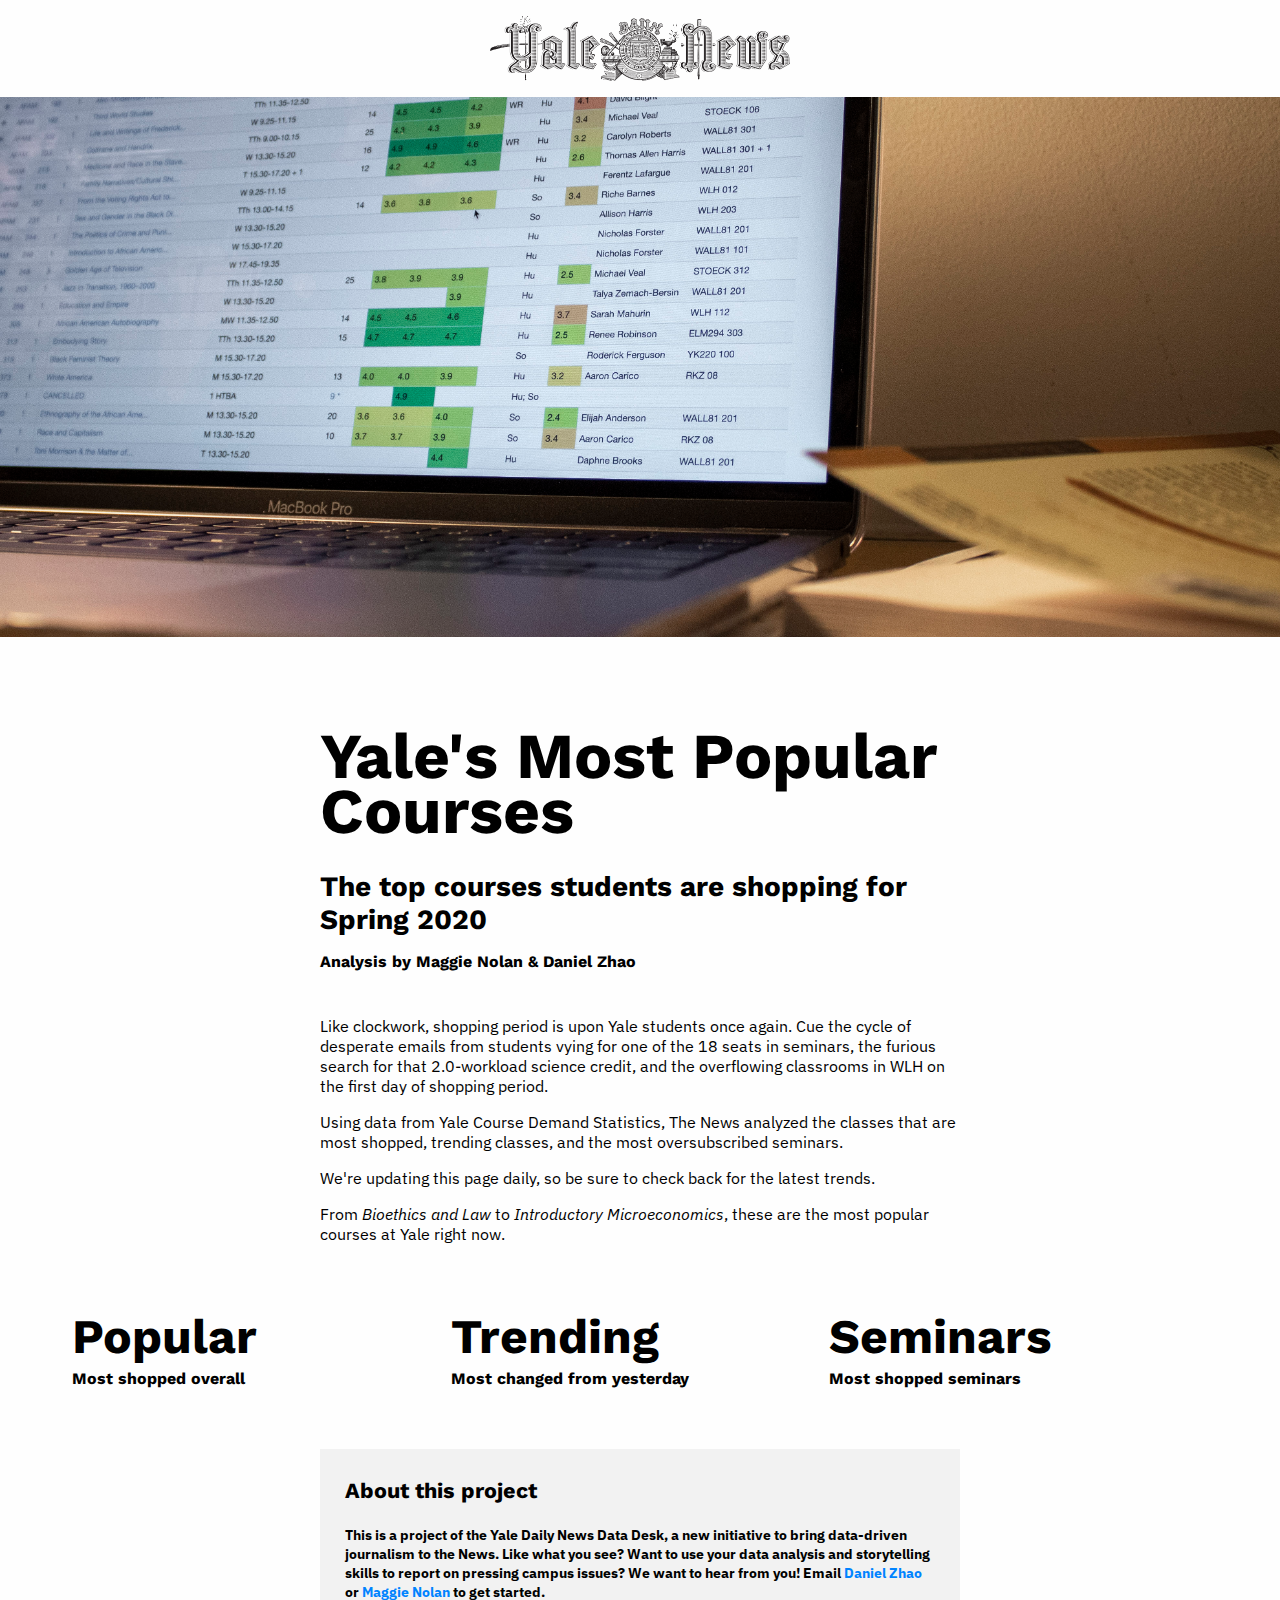
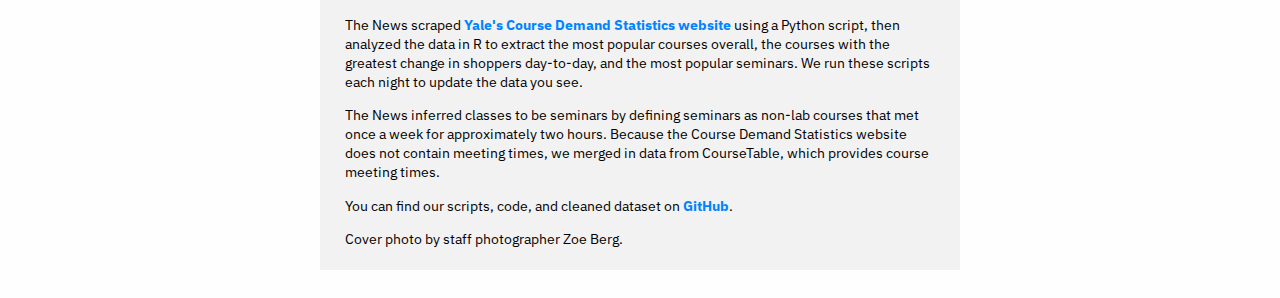
<file: index.html>
<!DOCTYPE html>
<html lang="en">
    <head>
        
        <!-- Global site tag (gtag.js) - Google Analytics -->
        <script async src="https://www.googletagmanager.com/gtag/js?id=UA-150672121-2"></script>
        <script>
        window.dataLayer = window.dataLayer || [];
        function gtag(){dataLayer.push(arguments);}
        gtag('js', new Date());

        gtag('config', 'UA-150672121-2');
        </script>

        <meta charset="utf-8">
        <title>Yale's Most Popular Courses | Yale Daily News</title>
        <script src="https://d3js.org/d3.v5.min.js"></script>
        <script src="https://d3js.org/d3-time.v1.min.js"></script>
        <script src="https://d3js.org/d3-time-format.v2.min.js"></script>
        <link href="style.css" rel="stylesheet">
        <link href="https://fonts.googleapis.com/css?family=IBM+Plex+Sans:400,700|Work+Sans:700&display=swap" rel="stylesheet">
        <meta name="viewport" content="width=device-width, initial-scale=1, maximum-scale=1, minimum-scale=1">
    </head>
    <body>
        <script>
            function responsivefy(svg) {
                // get container + svg aspect ratio
                var container = d3.select(svg.node().parentNode),
                    width = parseInt(svg.style("width")),
                    height = parseInt(svg.style("height")),
                    aspect = width / height;

                // add viewBox and preserveAspectRatio properties,
                // and call resize so that svg resizes on inital page load
                svg.attr("viewBox", "0 0 " + width + " " + height)
                    .attr("perserveAspectRatio", "xMinYMid")
                    .call(resize);

                // to register multiple listeners for same event type, 
                // you need to add namespace, i.e., 'click.foo'
                // necessary if you call invoke this function for multiple svgs
                // api docs: https://github.com/mbostock/d3/wiki/Selections#on
                d3.select(window).on("resize." + container.attr("id"), resize);

                // get width of container and resize svg to fit it
                function resize() {
                    var targetWidth = parseInt(container.style("width"));
                    svg.attr("width", targetWidth);
                    svg.attr("height", Math.round(targetWidth / aspect));
                }
            }
        </script>
        <a href="http://yaledailynews.com" target="_blank"><img src="ydn_logo.gif" class="ydn-logo"></a>
        <div class="row bleed">
            <img src="coursetable_ZoeBerg.jpg" class="header-img">
        </div>
        <div class="row narrow article-info">
            <h1>Yale's Most Popular Courses</h1>
            <p class="subtitle">The top courses students are shopping for Spring 2020</p>
            <p class="byline">Analysis by Maggie Nolan &amp; Daniel Zhao</p>
        </div>
        <div class="row narrow article-text">
            <p>Like clockwork, shopping period is upon Yale students once again. Cue the cycle of desperate emails from students vying for one of the 18 seats in seminars, the furious search for that 2.0-workload science credit, and the overflowing classrooms in WLH on the first day of shopping period.</p>
            <p>Using data from Yale Course Demand Statistics, The News analyzed the classes that are most shopped, trending classes, and the most oversubscribed seminars.</p>
            <p>We're updating this page daily, so be sure to check back for the latest trends.</p>
            <p>From <em>Bioethics and Law</em> to <em>Introductory Microeconomics</em>, these are the most popular courses at Yale right now.</p>
        </div>
        <div class="row wide">
            <div class="cols">
                <div class="viz most-shopped" id="most-shopped">
                    <h2>Popular</h2>
                    <p class="description">Most shopped overall</p>
                    <script>                
                        var mostShopped;

                        svgMostShopped = d3.select(".viz.most-shopped")
                            .append("svg")
                            .attr("width", 360)
                            .attr("height", 600)
                            .call(responsivefy);

                        parseDate = d3.timeParse("%Y-%m-%d");

                        parseMostShopped = function(d) {
                            return {
                                id: +d.id,
                                date: parseDate(d.date),
                                count: +d.count,
                                name: d.name,
                                codes: d.codes
                            }
                        };

                        Promise.all([
                            d3.csv("https://raw.githubusercontent.com/iamdanzhao/yale-popular-classes/master/data/most_shopped.csv", parseMostShopped)
                        ]).then(function(files) {
                            mostShopped = files[0];

                            var scaleWidth = d3.scaleLinear()
                                .domain([0, d3.max(mostShopped, d => d.count)])
                                .range([0, 360]);
                            
                            var scaleColorMostShoppedUnit = d3.scaleLinear()
                                .domain([0, d3.max(mostShopped, d => d.count)])
                                .range([0, 1])

                            var scaleColorMostShopped = function(val) {
                                unit = scaleColorMostShoppedUnit(val);
                                return d3.interpolatePuBu(unit);
                            }

                            svgMostShopped.selectAll(".mostShopped-codes")
                                .data(mostShopped)
                                .enter()
                                .append("text")
                                .text(d => d.codes)
                                .attr("class", ".mostShopped-codes")
                                .attr("x", 90)
                                .attr("y", (d, i) => i * 60 + 12)
                                .attr("font-size", "11px")
                                .attr("font-weight", "bold");


                            svgMostShopped.selectAll(".mostShopped-name")
                                .data(mostShopped)
                                .enter()
                                .append("text")
                                .text(d => d.name)
                                .attr("class", ".mostShopped-name")
                                .attr("x", 90)
                                .attr("y", (d, i) => i * 60 + 30)
                                .attr("font-size", "14px")
                                .attr("font-weight", "bold");

                            svgMostShopped.selectAll(".mostShopped-bar")
                                .data(mostShopped)
                                .enter()
                                .append("rect")
                                .attr("x", 0)
                                .attr("y", (d, i) => i * 60 + 42)
                                .attr("height", 3)
                                .attr("width", d => scaleWidth(d.count))
                                .attr("fill", d => scaleColorMostShopped(d.count));

                            svgMostShopped.selectAll(".mostShopped-count")
                                .data(mostShopped)
                                .enter()
                                .append("text")
                                .text(d => d.count)
                                .attr("class", ".mostShopped-count")
                                .attr("x", 80)
                                .attr("y", (d, i) => i * 60 + 30)
                                .attr("fill", d => scaleColorMostShopped(d.count))
                                .attr("font-size", "40px")
                                .attr("font-weight", "bold")
                                .attr("text-anchor", "end");
                        })
                    </script>
                </div>
                <div class="viz trending" id="trending">
                    <h2>Trending</h2>
                    <p class="description">Most changed from yesterday</p>
                    <script>                
                        var trending;

                        svgTrending = d3.select(".viz.trending")
                            .append("svg")
                            .attr("width", 360)
                            .attr("height", 600)
                            .call(responsivefy);

                        parseDate = d3.timeParse("%Y-%m-%d");

                        parseTrending = function(d) {
                            return {
                                id: +d.id,
                                yesterday: +d.yesterday,
                                today: +d.today,
                                change: +d.change,
                                absChange: +d.absChange,
                                name: d.name,
                                codes: d.codes
                            }
                        };

                        Promise.all([
                            d3.csv("https://raw.githubusercontent.com/iamdanzhao/yale-popular-classes/master/data/trending.csv", parseTrending)
                        ]).then(function(files) {
                            trending = files[0];

                            var scaleWidthTrending = d3.scaleLinear()
                                .domain([0, d3.max(trending, d => d.absChange)])
                                .range([0, 360])

                            var scaleColorTrendingUnit = d3.scaleLinear();
                            
                            changeMax = d3.max(trending, d => d.absChange);
                            changeMin = d3.min(trending, d => d.absChange);
                            
                            if (changeMax > 4 * changeMin) {
                                scaleColorTrendingUnit = d3.scaleSqrt();
                            }
                            
                            scaleColorTrendingUnit
                                .domain([0, changeMax])
                                .range([0, 1])

                            var scaleColorTrending = function(val) {
                                if (val > 0) {
                                    unit = scaleColorTrendingUnit(val);
                                    return d3.interpolateBuGn(unit);
                                }
                                else {
                                    unit = scaleColorTrendingUnit(-1 * val);
                                    return d3.interpolateOrRd(unit);
                                }
                            }


                            svgTrending.selectAll(".trending-codes")
                                .data(trending)
                                .enter()
                                .append("text")
                                .text(d => d.codes)
                                .attr("class", ".trending-codes")
                                .attr("x", 90)
                                .attr("y", (d, i) => i * 60 + 12)
                                .attr("font-size", "11px")
                                .attr("font-weight", "bold");


                            svgTrending.selectAll(".trending-name")
                                .data(trending)
                                .enter()
                                .append("text")
                                .text(d => d.name)
                                .attr("class", ".trending-name")
                                .attr("x", 90)
                                .attr("y", (d, i) => i * 60 + 30)
                                .attr("font-size", "14px")
                                .attr("font-weight", "bold");

                            svgTrending.selectAll(".trending-bar")
                                .data(trending)
                                .enter()
                                .append("rect")
                                .attr("x", 0)
                                .attr("y", (d, i) => i * 60 + 42)
                                .attr("height", 3)
                                .attr("width", d => scaleWidthTrending(d.absChange))
                                .attr("fill", d => scaleColorTrending(d.change));

                            svgTrending.selectAll(".trending-count")
                                .data(trending)
                                .enter()
                                .append("text")
                                .text(d => {
                                    if (d.change > 0) {
                                        return "+" + d.absChange;
                                    }
                                    else {
                                        return "-" + d.absChange;
                                    }
                                })
                                .attr("class", ".trending-count")
                                .attr("x", 80)
                                .attr("y", (d, i) => i * 60 + 30)
                                .attr("fill", d => scaleColorTrending(d.change))
                                .attr("font-size", d => {
                                    if (d.absChange < 100) {
                                        return "40px";
                                    }
                                    else {
                                        return "32px";
                                    }
                                })
                                .attr("font-weight", "bold")
                                .attr("text-anchor", "end");
                        })
                    </script>
                </div>
                <div class="viz seminars" id="seminars">
                    <h2>Seminars</h2>
                    <p class="description">Most shopped seminars</p>
                    <script>                
                        var seminars;

                        svgSeminars = d3.select(".viz.seminars")
                            .append("svg")
                            .attr("width", 360)
                            .attr("height", 600)
                            .call(responsivefy);

                        parseDate = d3.timeParse("%Y-%m-%d");

                        parseSeminars = function(d) {
                            return {
                                id: +d.id,
                                count: +d.count,
                                name: d.name,
                                codes: d.codes
                            }
                        };

                        Promise.all([
                            d3.csv("https://raw.githubusercontent.com/iamdanzhao/yale-popular-classes/master/data/seminars.csv", parseSeminars)
                        ]).then(function(files) {
                            seminars = files[0];

                            var scaleWidthSeminars = d3.scaleLinear()
                                .domain([0, d3.max(seminars, d => d.count)])
                                .range([0, 360])                            
                            
                            var scaleColorSeminarsUnit = d3.scaleLinear()
                                .domain([10, d3.max(seminars, d => d.count)])
                                .range([0, 1])

                            var scaleColorSeminars = function(val) {
                                unit = scaleColorSeminarsUnit(val);
                                return d3.interpolateRdPu(unit);
                            }
                            
                            svgSeminars.selectAll(".seminars-codes")
                                .data(seminars)
                                .enter()
                                .append("text")
                                .text(d => d.codes)
                                .attr("class", ".seminars-codes")
                                .attr("x", 90)
                                .attr("y", (d, i) => i * 60 + 12)
                                .attr("font-size", "11px")
                                .attr("font-weight", "bold");


                            svgSeminars.selectAll(".seminars-name")
                                .data(seminars)
                                .enter()
                                .append("text")
                                .text(d => d.name)
                                .attr("class", ".seminars-name")
                                .attr("x", 90)
                                .attr("y", (d, i) => i * 60 + 30)
                                .attr("font-size", "14px")
                                .attr("font-weight", "bold");

                            svgSeminars.selectAll(".mostShopped-bar")
                                .data(seminars)
                                .enter()
                                .append("rect")
                                .attr("x", 0)
                                .attr("y", (d, i) => i * 60 + 42)
                                .attr("height", 3)
                                .attr("width", d => scaleWidthSeminars(d.count))
                                .attr("fill", d => scaleColorSeminars(d.count));

                            svgSeminars.selectAll(".seminars-count")
                                .data(seminars)
                                .enter()
                                .append("text")
                                .text(d => d.count)
                                .attr("class", ".seminars-count")
                                .attr("x", 80)
                                .attr("y", (d, i) => i * 60 + 30)
                                .attr("fill", d => scaleColorSeminars(d.count))
                                .attr("font-size", "40px")
                                .attr("font-weight", "bold")
                                .attr("text-anchor", "end");
                        })
                    </script>
                </div>
            </div>
        </div>
        <div class="row narrow">
            <div class="about">
                <h3>About this project</h3>
                <p><strong>This is a project of the Yale Daily News Data Desk, a new initiative to bring data-driven journalism to the News. Like what you see? Want to use your data analysis and storytelling skills to report on pressing campus issues? We want to hear from you! Email <a href="mailto:daniel.zhao@yale.edu">Daniel Zhao</a> or <a href="mailto:maggie.nolan@yale.edu">Maggie Nolan</a> to get started.</strong></p>
                <p>The News scraped <a href="https://ivy.yale.edu/course-stats/" target="_blank">Yale's Course Demand Statistics website</a> using a Python script, then analyzed the data in R to extract the most popular courses overall, the courses with the greatest change in shoppers day-to-day, and the most popular seminars. We run these scripts each night to update the data you see.</p>
                <p>The News inferred classes to be seminars by defining seminars as non-lab courses that met once a week for approximately two hours. Because the Course Demand Statistics website does not contain meeting times, we merged in data from CourseTable, which provides course meeting times.</p>
                <p>You can find our scripts, code, and cleaned dataset on <a href="https://github.com/iamdanzhao/yale-popular-classes/" target="_blank">GitHub</a>.</p>
                <p>Cover photo by staff photographer Zoe Berg.</p>
            </div>
        </div>
    </body>
</html>
</file>
<file: style.css>
html {
    background-color: #fefefe;
    font-family: 'IBM Plex Sans', sans-serif;
}

body {
    margin: 0;
}

a {
    text-decoration: none;
    font-weight: bold;
    color: rgb(0, 131, 255)
}

h1 {
    font-family: 'Work Sans', sans-serif;
    font-size: 4em;
    line-height: 85%;
    margin: 0.25em 0 0.5em 0;
}

h2 {
    font-family: 'Work Sans', sans-serif;
    font-size: 3em;
    margin: 0.5em 0 1em 0;
}


h3 {
    font-family: 'Work Sans', sans-serif;
    font-size: 1.5em;
}

.subtitle {
    font-family: 'Work Sans', sans-serif;
    font-size: 1.75em;
    margin: 0.5em 0 0.5em 0;
    font-weight: 700;
}

.byline {
    font-family: 'Work Sans', sans-serif;
    line-height: 75%;
    margin: 1.25em 0 0.5em 0;
    font-weight: 700;
}

.ydn-logo {
    width: 50%;
    max-width: 300px;
    display: block;
    margin: 1em auto;
}

div.viz h2 {
    margin-bottom: 0em;
}

.description {
    font-family: 'Work Sans', sans-serif;
    font-size: 1em;
    font-weight: 700;
    line-height: 75%;
    margin: 0.5em 0 1em 0;
}

svg {
    margin-top: 2em;
    margin-bottom: 1em;
}

.row.bleed {
    margin: 0 auto;
}

.row.wide {
    max-width: 1440px;
    margin: 0 auto;
    padding: 1.5em;
}

.row.narrow {
    max-width: 640px;
    margin-left: auto;
    margin-right: auto;
    padding: 1.5em 1.5em 0 1.5em;
}

.cols {
    display: -webkit-flex;
    -webkit-flex-wrap: wrap;
    display: flex;
    flex-wrap: wrap;
}

.viz {
    width: 100%;
    padding-right: 0;
    font-family: 'Work Sans'
}

@media screen and (min-width: 768px) {
    .row .viz {
        width: calc(33.33% - 3em);
        padding-right: 3em;
    }
    
    
    .row.wide {
        padding: 1.5em 4.5em;
    }
    
    .header-img {
        height: 60vh;
    }
    
    
    .article-info {
        margin-top: 3em;
    }

}

.header-img {
    width: 100%;
    object-fit: cover;
}

.about {
    background-color: #f2f2f2;
    padding: 0.5em 1.75em;
    margin-bottom: 2em;
    font-size: 90%;
}
</file>
